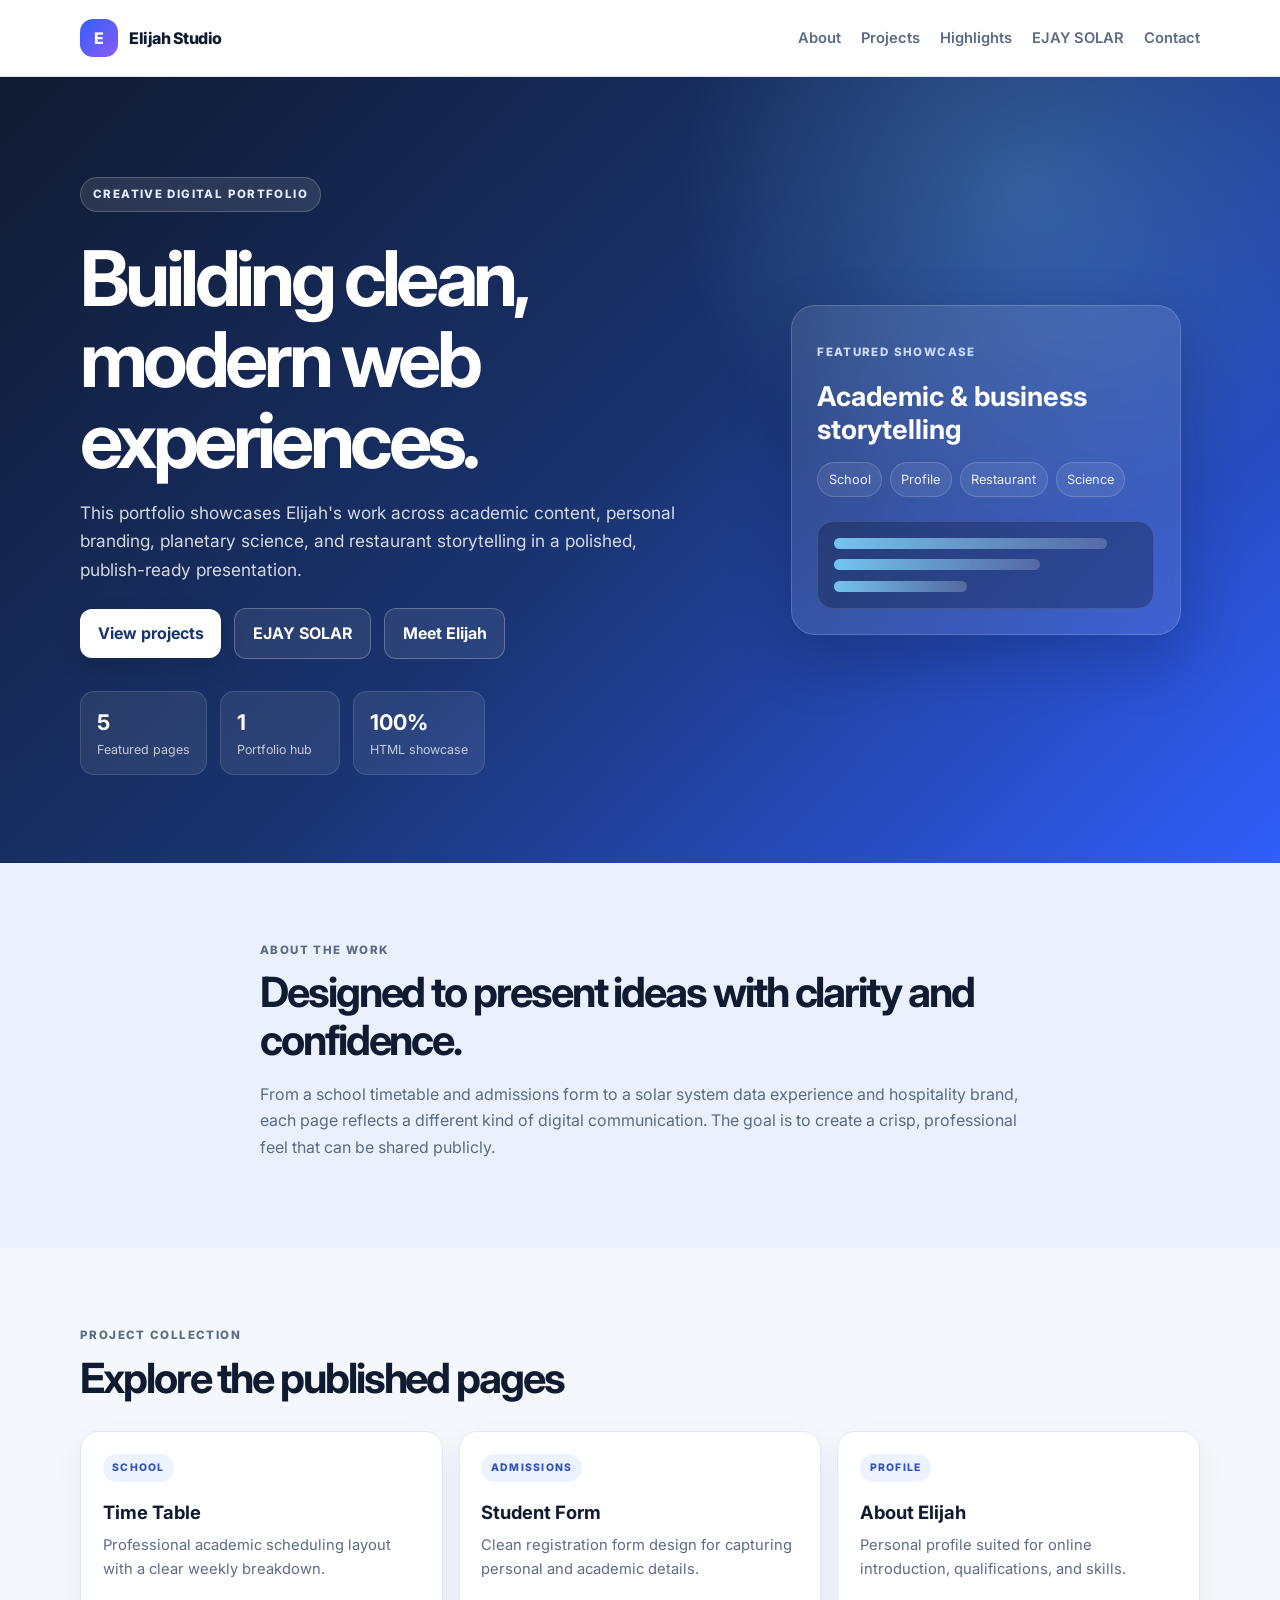
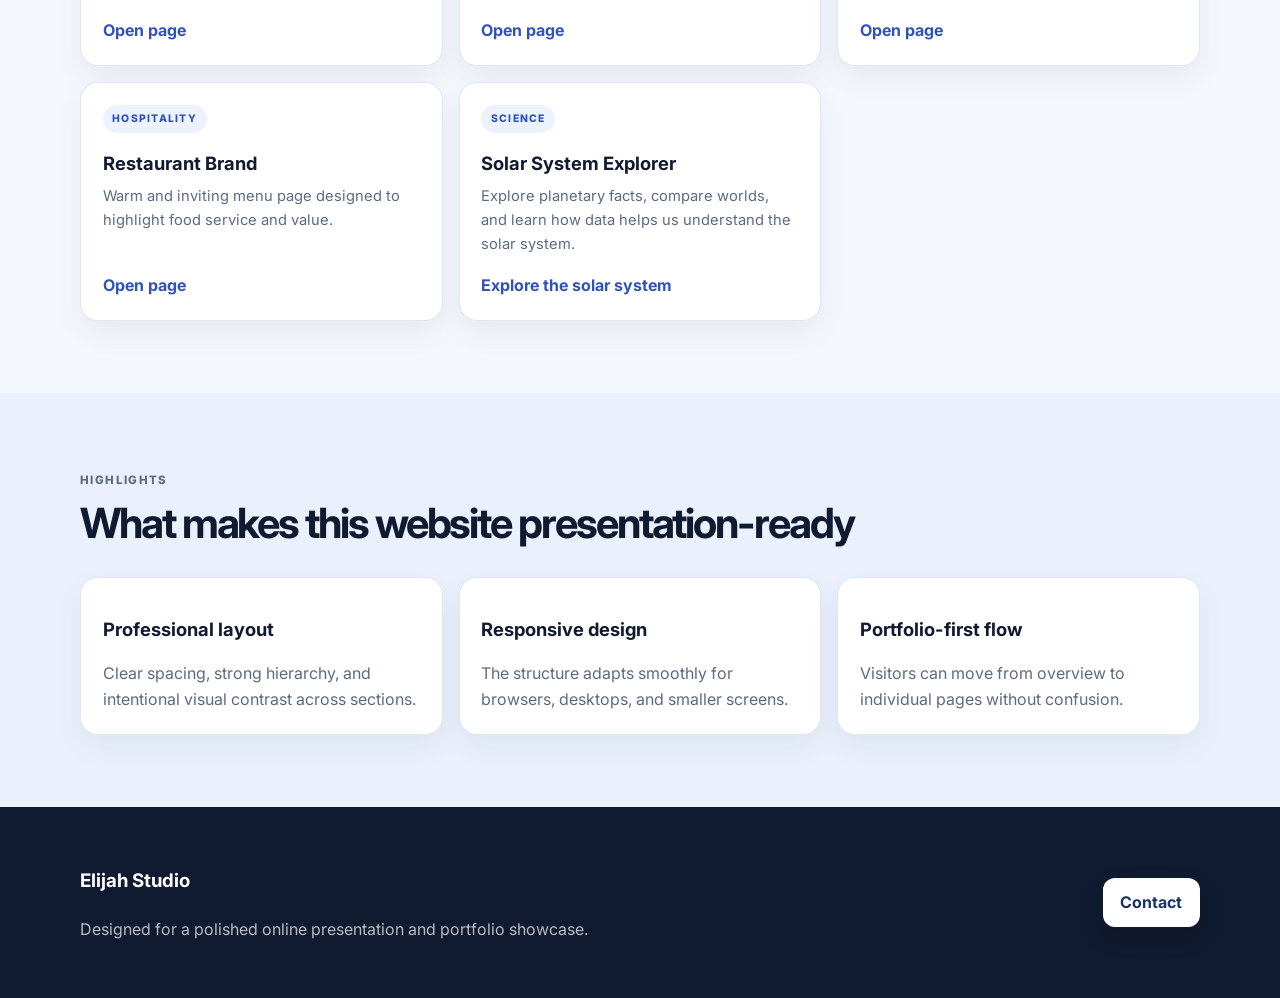
<file: index.html>
<!DOCTYPE html>
<html lang="en">
  <head>
    <meta charset="UTF-8" />
    <meta name="viewport" content="width=device-width, initial-scale=1.0" />
    <meta
      name="description"
      content="Elijah's portfolio featuring school, profile, restaurant, and solar system projects."
    />
    <title>Elijah | Creative Web Portfolio</title>
    <link rel="preconnect" href="https://fonts.googleapis.com" />
    <link rel="preconnect" href="https://fonts.gstatic.com" crossorigin />
    <link
      href="https://fonts.googleapis.com/css2?family=Inter:wght@400;500;600;700;800&display=swap"
      rel="stylesheet"
    />
    <link rel="stylesheet" href="portfolio.css" />
  </head>
  <body>
    <header class="site-header">
      <div class="container nav-wrap">
        <div class="brand">
          <span class="brand-mark">E</span>
          <span>Elijah Studio</span>
        </div>
        <nav class="main-nav" aria-label="Main navigation">
          <a href="#about">About</a>
          <a href="#projects">Projects</a>
          <a href="#features">Highlights</a>
          <a href="solar.html">EJAY SOLAR</a>
          <a href="#contact">Contact</a>
        </nav>
      </div>
    </header>

    <main>
      <section class="hero">
        <div class="container hero-layout">
          <div class="hero-copy">
            <p class="eyebrow">Creative digital portfolio</p>
            <h1>Building clean, modern web experiences.</h1>
            <p class="subtitle">
              This portfolio showcases Elijah's work across academic content,
              personal branding, planetary science, and restaurant storytelling in a polished,
              publish-ready presentation.
            </p>
            <div class="cta-group">
              <a class="btn btn-primary" href="#projects">View projects</a>
              <a class="btn btn-secondary" href="solar.html">EJAY SOLAR</a>
              <a class="btn btn-secondary" href="elijah.web development/elijah.html">Meet Elijah</a>
            </div>
            <ul class="stats" aria-label="Key project stats">
              <li><strong>5</strong><span>Featured pages</span></li>
              <li><strong>1</strong><span>Portfolio hub</span></li>
              <li><strong>100%</strong><span>HTML showcase</span></li>
            </ul>
          </div>

          <div class="hero-panel" aria-label="Project preview card">
            <div class="panel-card">
              <p class="mini-label">Featured showcase</p>
              <h2>Academic & business storytelling</h2>
              <div class="tag-row">
                <span>School</span>
                <span>Profile</span>
                <span>Restaurant</span>
                <span>Science</span>
              </div>
              <div class="preview-box">
                <div class="bar bar-lg"></div>
                <div class="bar bar-md"></div>
                <div class="bar bar-sm"></div>
              </div>
            </div>
          </div>
        </div>
      </section>

      <section id="about" class="section section-soft">
        <div class="container narrow">
          <p class="section-kicker">About the work</p>
          <h2>Designed to present ideas with clarity and confidence.</h2>
          <p>
            From a school timetable and admissions form to a solar system data
            experience and hospitality brand, each page reflects a different kind
            of digital communication. The goal is to create a crisp, professional
            feel that can be shared publicly.
          </p>
        </div>
      </section>

      <section id="projects" class="section">
        <div class="container">
          <div class="section-heading">
            <p class="section-kicker">Project collection</p>
            <h2>Explore the published pages</h2>
          </div>

          <div class="grid">
            <article class="card">
              <div class="card-badge">School</div>
              <h3>Time Table</h3>
              <p>Professional academic scheduling layout with a clear weekly breakdown.</p>
              <a href="Elijah table.html">Open page</a>
            </article>

            <article class="card">
              <div class="card-badge">Admissions</div>
              <h3>Student Form</h3>
              <p>Clean registration form design for capturing personal and academic details.</p>
              <a href="admissions.html">Open page</a>
            </article>

            <article class="card">
              <div class="card-badge">Profile</div>
              <h3>About Elijah</h3>
              <p>Personal profile suited for online introduction, qualifications, and skills.</p>
              <a href="elijah.web development/elijah.html">Open page</a>
            </article>

            <article class="card">
              <div class="card-badge">Hospitality</div>
              <h3>Restaurant Brand</h3>
              <p>Warm and inviting menu page designed to highlight food service and value.</p>
              <a href="elijah.web development/elijah resturant.html">Open page</a>
            </article>

            <article class="card">
              <div class="card-badge">Science</div>
              <h3>Solar System Explorer</h3>
              <p>Explore planetary facts, compare worlds, and learn how data helps us understand the solar system.</p>
              <a href="solar.html">Explore the solar system</a>
            </article>
          </div>
        </div>
      </section>

      <section id="features" class="section section-soft">
        <div class="container">
          <div class="section-heading">
            <p class="section-kicker">Highlights</p>
            <h2>What makes this website presentation-ready</h2>
          </div>

          <div class="feature-list">
            <div class="feature-item">
              <h3>Professional layout</h3>
              <p>Clear spacing, strong hierarchy, and intentional visual contrast across sections.</p>
            </div>
            <div class="feature-item">
              <h3>Responsive design</h3>
              <p>The structure adapts smoothly for browsers, desktops, and smaller screens.</p>
            </div>
            <div class="feature-item">
              <h3>Portfolio-first flow</h3>
              <p>Visitors can move from overview to individual pages without confusion.</p>
            </div>
          </div>
        </div>
      </section>
    </main>

    <footer id="contact" class="site-footer">
      <div class="container footer-wrap">
        <div>
          <h3>Elijah Studio</h3>
          <p>Designed for a polished online presentation and portfolio showcase.</p>
        </div>
        <a class="btn btn-primary" href="mailto:oyelekeelijah4@gmail.com">Contact</a>
      </div>
    </footer>
  </body>
</html>
</file>
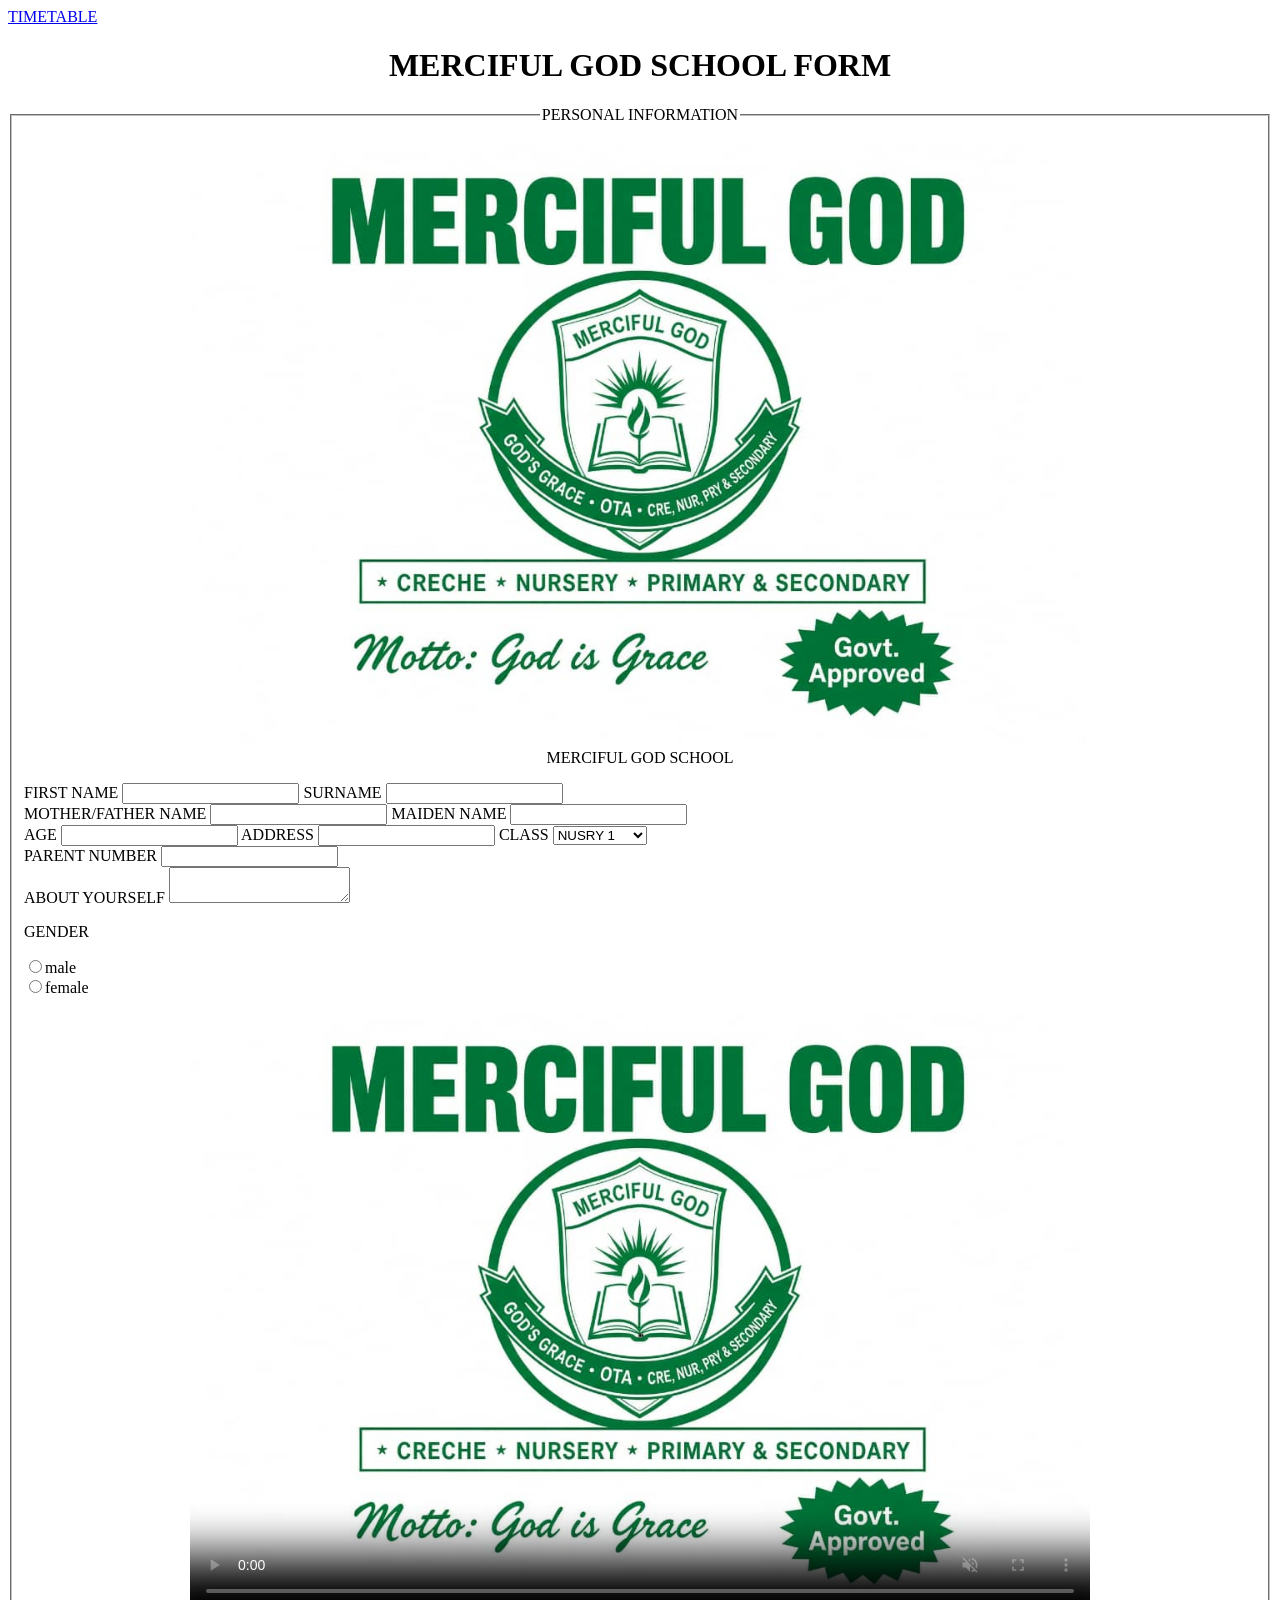
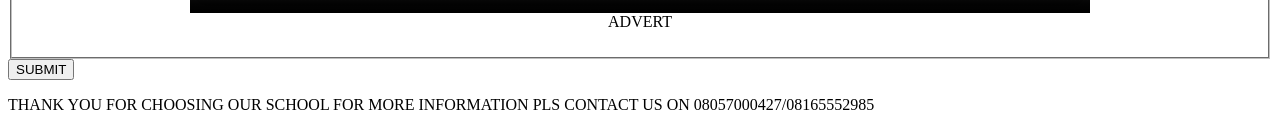
<file: admissions.html>
<!DOCTYPE html>
<html lang="en">
  <head>
    <title> MERCIFUL GOD SCHOOL FORMS</title>
  </head>
  <body>
    <form  action="https://formsubmit.co/deronke.merciful@gmail.com" method="post">
      <a href="Elijah table.html">TIMETABLE</a>
    <h1 align="center"> MERCIFUL GOD SCHOOL FORM</h1>
   <fieldset>
    <figure align="center">
      <img src="IMAGES/image.jpeg" 
      alt="MERCIFUL GOD SCHOOL"
       width="900" 
       height="600"
        loading="lazy">
       <figcaption align="center">MERCIFUL GOD SCHOOL</figcaption>
    </figure>
    <legend align="center">PERSONAL INFORMATION</legend>
    <label for name> FIRST NAME</label> 
    <input type="text" id="NAME" name="NAME" maxlength="100" required >
    <label for Name>SURNAME</label>
    <input type="text" id="SURNAME" name="SURNAME" maxlength="50" required><br>
    <label for name>MOTHER/FATHER NAME</label>
    <input type="text" id="MOTHER/FATHER NAME" name="MOTHER/FATHER NAME" maxlength="50"required>
    <label for name>MAIDEN NAME</label>
    <input type="text" id="MAIDEN NAME" name="MAIDEN NAME"required><br>
    <label for Age>AGE</label>
    <input type="number" id="Age" name="Age" minlength="2">
    <label for address>ADDRESS</label>
     <input type="text" id="address" name="address" required>
     <label for class>CLASS</label>
     <select id="class" name="class">
      <option value="NUSRY 1"> NUSRY 1</option>
      <option value="NUSRY 2">NUSRY2</option>
     <option value="Primary 1">PRIMARY 1</option>
        <option value="Primary 2">PRIMARY 2</option>
        <option value="Primary 3">PRIMARY 3</option>
        <option value="Primary 4">PRIMARY 4</option>
        <option value="Primary 5">PRIMARY 5</option>
        <option value="JSS 1">JSS 1</option>
        <option value="JSS 2">JSS 2</option>
        <option value="JSS 3">JSS 3</option>
        <option value="SS 1">SS 1</option>
         <option value="SS 2">SS 2</option>
          <option value="SS 3">SS 3</option>
     </select><br>
     <label for parents number>PARENT NUMBER</label>
     <input type="number" id="parents number" name="parents number"><br>
     <label for about yourself>ABOUT YOURSELF</label>
     
     <textarea id="about yourself" name="about yourself" maxlength="1000"required></textarea><br>
     <p>GENDER</p>
     <label><input type="radio" name="Gender" value="M">male</label><br>
     <label><input type="radio" name="Gender" value="f">female</label>
     <figure>
     <video controls autoplay loop muted playsinline preload="metadata" poster="IMAGES/image.jpeg" style="display: block; width: min(100%, 900px); height: auto; margin: 0 auto;">
      <source src="IMAGES/video.mp4" type="video/mp4">
      Your browser does not support the video element.
     </video>
     <figcaption align="center">ADVERT</figcaption>
    </figure>
   </fieldset>
              <button align="right" type="submit">SUBMIT</button>
                <p> THANK YOU FOR CHOOSING OUR SCHOOL
    FOR MORE INFORMATION PLS CONTACT US ON
    08057000427/08165552985
   </p>
     </form>
  </body> 
</html>
</file>
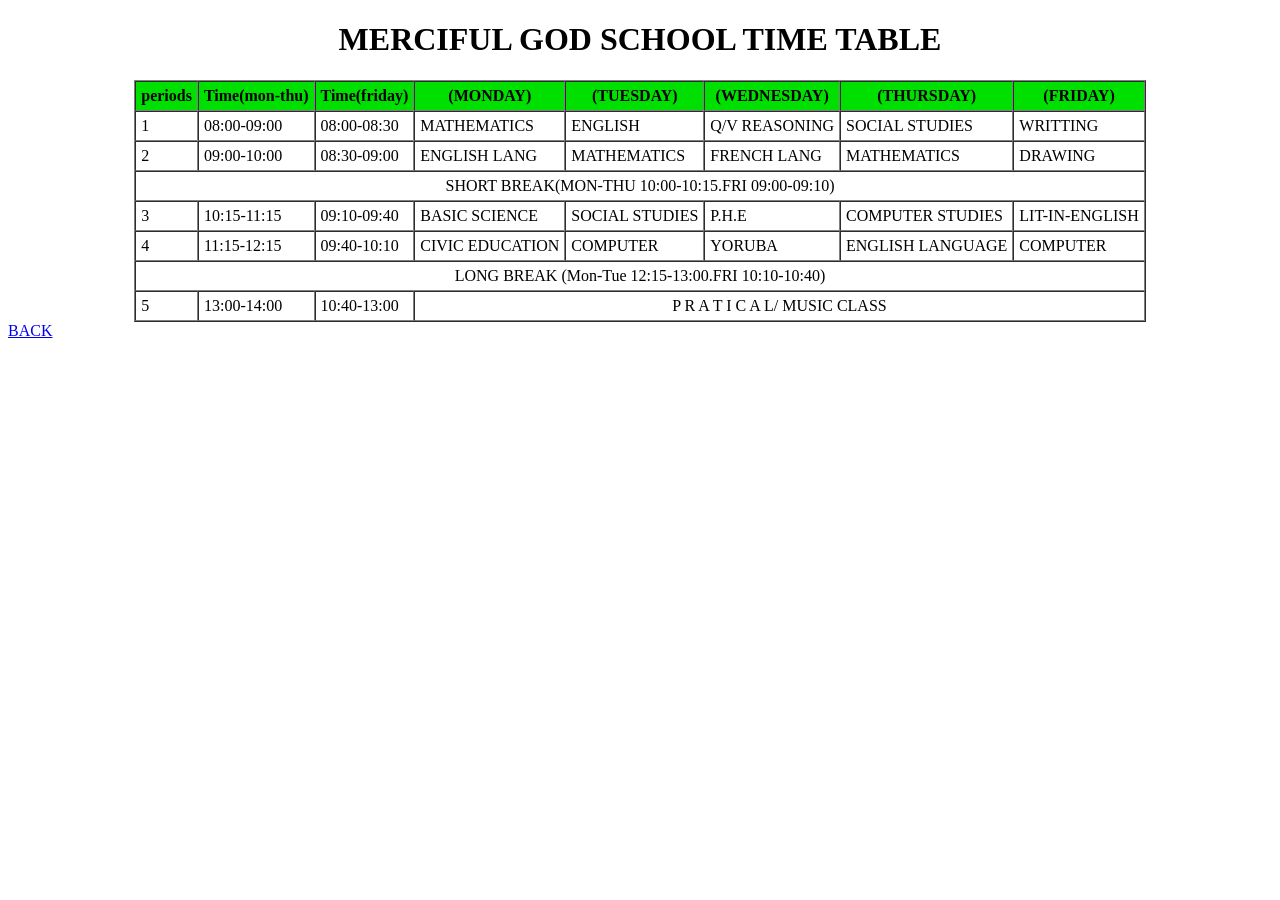
<file: Elijah table.html>
<!DOCTYPE html>
<html lang="en">
  <head>
    <title>MERCIFUL GOD SCHOOOL TIME TABLE</title>
  </head>
   <body>
    <h1 align="center"> MERCIFUL GOD SCHOOL TIME TABLE</h1>
       <table align="center" border="1" cellpadding="5" cellspacing="0">
        <tr>
          <th bgcolor="GREN" scope="col"> periods</th>
          <th bgcolor="GREN" scope="col"> Time(mon-thu)</th>
          <th bgcolor="GREN" scope="col"> Time(friday)</th>
          <th bgcolor="GREN" scope="col">(MONDAY)</th>
          <th bgcolor="GREN" scope="col">(TUESDAY)</th>
          <th bgcolor="GREN" scope="col">(WEDNESDAY)</th>
          <th  bgcolor="GREN" scope="col">(THURSDAY)</th>
          <th bgcolor="GREN" scope="col">(FRIDAY)</th>
        </tr>
        <tr>
           <td class="period">1</td>
           <td class="time">08:00-09:00</td>
           <td class="time">08:00-08:30</td>
           <td>MATHEMATICS</td>
           <td>ENGLISH</td>
           <td> Q/V REASONING</td>
           <td>SOCIAL STUDIES</td>
           <td>WRITTING</td>
           </td>
        </tr>
        <tr>
          <td class="period">2</td>
          <td class="time">09:00-10:00</td>
          <td class="time">08:30-09:00</td>
           <td>ENGLISH LANG</td>
           <td>MATHEMATICS</td>
           <td>FRENCH LANG</td>
           <td>MATHEMATICS</td>
           <td>DRAWING</td>
        </tr>
        <tr>
          <td align="center" colspan="8">SHORT BREAK(MON-THU 10:00-10:15.FRI 09:00-09:10)</td>
        </tr>
        <tr>
          <td class="period">3</td>
          <td class="time">10:15-11:15</td>
          <td class="time">09:10-09:40</td>
          <td>BASIC SCIENCE</td>
          <td>SOCIAL STUDIES</td>
          <td>P.H.E</td>
          <td>COMPUTER STUDIES</td>
          <td>LIT-IN-ENGLISH</td>
        </tr>
          <tr>
            <td class="period">4</td>
            <td class="time">11:15-12:15</td>
            <td class="time">09:40-10:10</td>
            <td>CIVIC EDUCATION</td>
            <td>COMPUTER</td>
            <td>YORUBA</td>
            <td>ENGLISH LANGUAGE</td>
            <td>COMPUTER</td>
            </tr>
            <tr>
              <td align="center" colspan="8">LONG BREAK (Mon-Tue 12:15-13:00.FRI 10:10-10:40)</td>
            </tr>
            <tr>
              <td class="period">5</td>
              <td class="time">13:00-14:00</td>
              <td class="time">10:40-13:00</td>
              <td align="center" colspan="8">P R A T I C A L/ MUSIC CLASS</td>
            </tr>
       </table>
       <a href="admissions.html" align="center">BACK</a>
       
   </body>
</html>
</file>
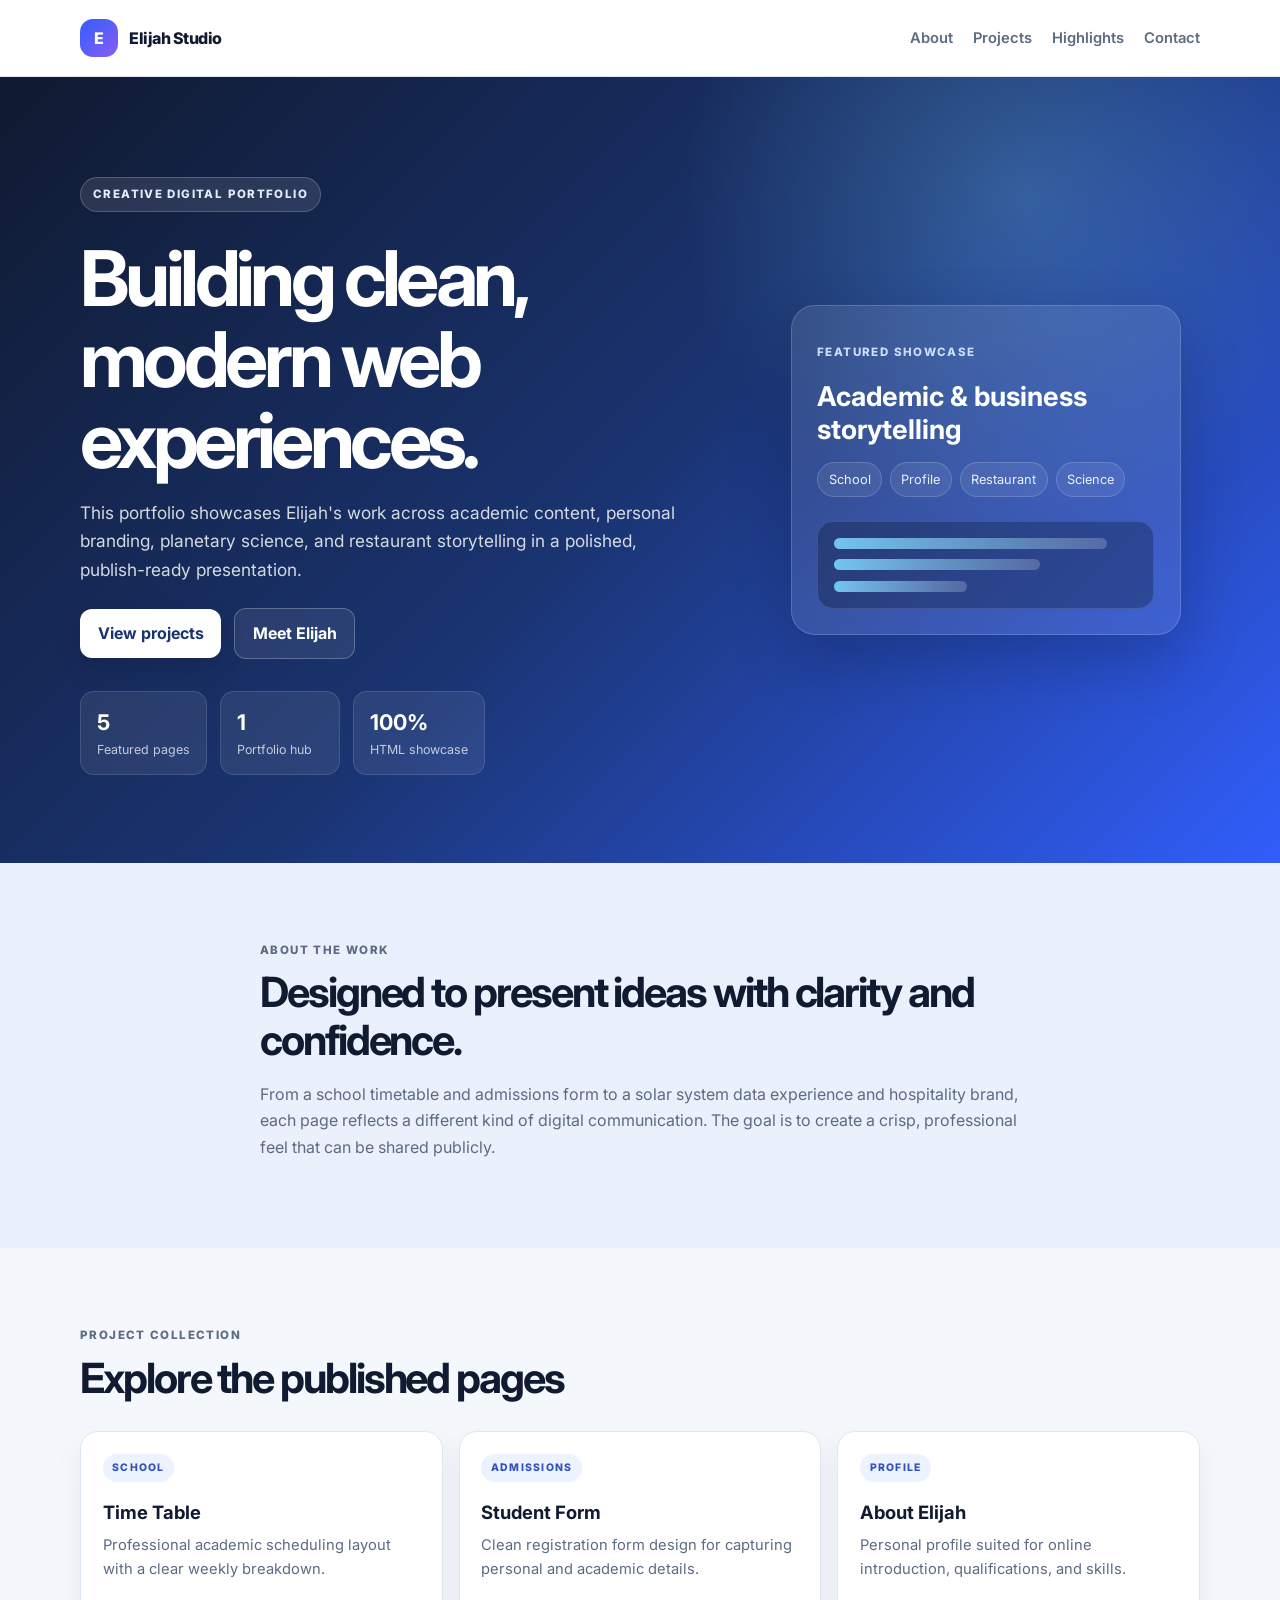
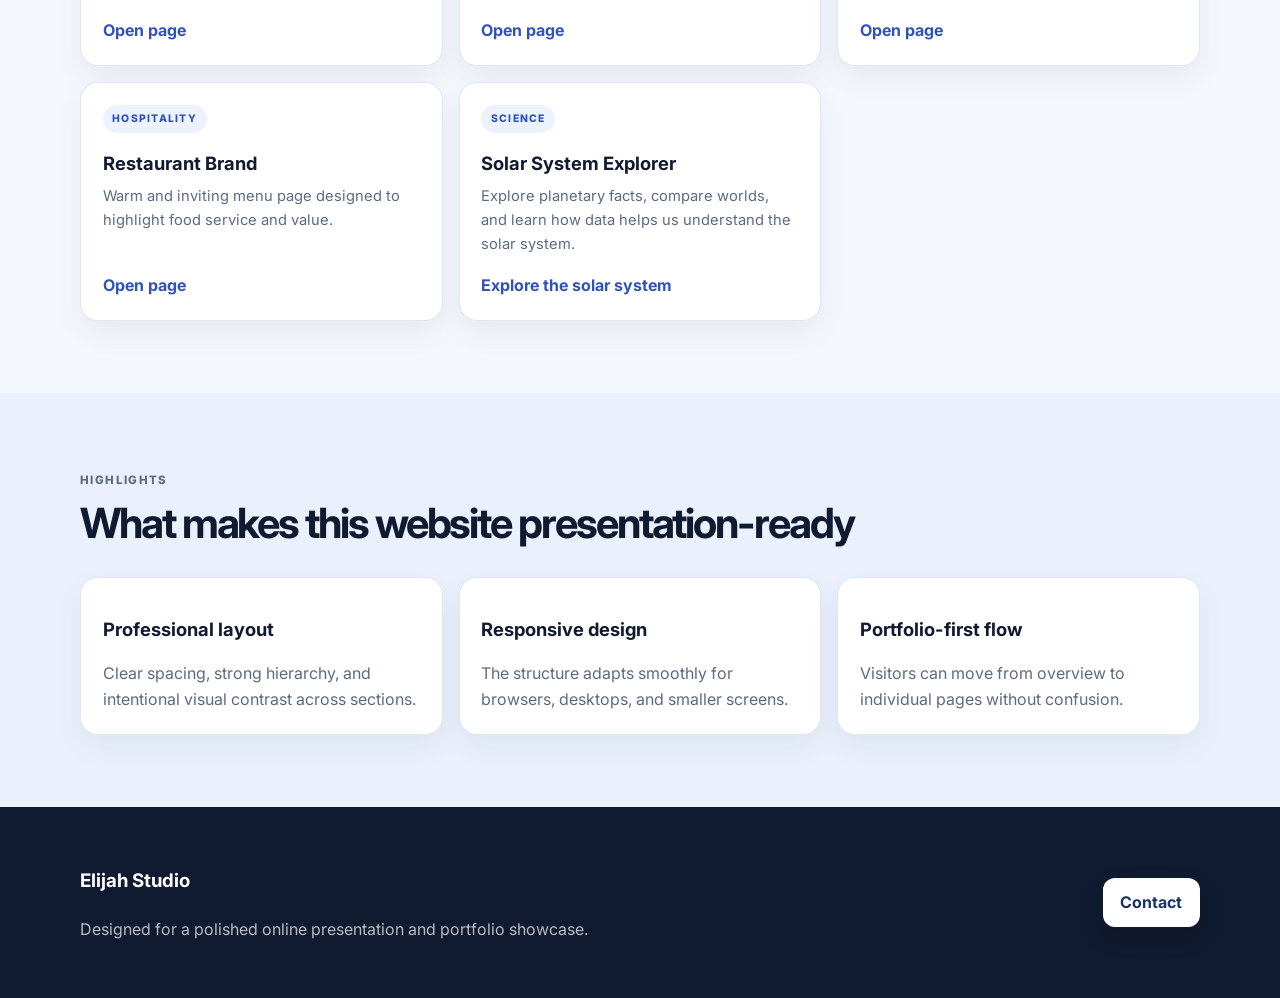
<file: index(2).html>
<!DOCTYPE html>
<html lang="en">
  <head>
    <meta charset="UTF-8" />
    <meta name="viewport" content="width=device-width, initial-scale=1.0" />
    <meta
      name="description"
      content="Elijah's portfolio featuring school, profile, restaurant, and solar system projects."
    />
    <title>Elijah | Creative Web Portfolio</title>
    <link rel="preconnect" href="https://fonts.googleapis.com" />
    <link rel="preconnect" href="https://fonts.gstatic.com" crossorigin />
    <link
      href="https://fonts.googleapis.com/css2?family=Inter:wght@400;500;600;700;800&display=swap"
      rel="stylesheet"
    />
    <link rel="stylesheet" href="portfolio.css" />
  </head>
  <body>
    <header class="site-header">
      <div class="container nav-wrap">
        <div class="brand">
          <span class="brand-mark">E</span>
          <span>Elijah Studio</span>
        </div>
        <nav class="main-nav" aria-label="Main navigation">
          <a href="#about">About</a>
          <a href="#projects">Projects</a>
          <a href="#features">Highlights</a>
          <a href="#contact">Contact</a>
        </nav>
      </div>
    </header>

    <main>
      <section class="hero">
        <div class="container hero-layout">
          <div class="hero-copy">
            <p class="eyebrow">Creative digital portfolio</p>
            <h1>Building clean, modern web experiences.</h1>
            <p class="subtitle">
              This portfolio showcases Elijah's work across academic content,
              personal branding, planetary science, and restaurant storytelling in a polished,
              publish-ready presentation.
            </p>
            <div class="cta-group">
              <a class="btn btn-primary" href="#projects">View projects</a>
              <a class="btn btn-secondary" href="elijah.web development/elijah.html">Meet Elijah</a>
            </div>
            <ul class="stats" aria-label="Key project stats">
              <li><strong>5</strong><span>Featured pages</span></li>
              <li><strong>1</strong><span>Portfolio hub</span></li>
              <li><strong>100%</strong><span>HTML showcase</span></li>
            </ul>
          </div>

          <div class="hero-panel" aria-label="Project preview card">
            <div class="panel-card">
              <p class="mini-label">Featured showcase</p>
              <h2>Academic & business storytelling</h2>
              <div class="tag-row">
                <span>School</span>
                <span>Profile</span>
                <span>Restaurant</span>
                <span>Science</span>
              </div>
              <div class="preview-box">
                <div class="bar bar-lg"></div>
                <div class="bar bar-md"></div>
                <div class="bar bar-sm"></div>
              </div>
            </div>
          </div>
        </div>
      </section>

      <section id="about" class="section section-soft">
        <div class="container narrow">
          <p class="section-kicker">About the work</p>
          <h2>Designed to present ideas with clarity and confidence.</h2>
          <p>
            From a school timetable and admissions form to a solar system data
            experience and hospitality brand, each page reflects a different kind
            of digital communication. The goal is to create a crisp, professional
            feel that can be shared publicly.
          </p>
        </div>
      </section>

      <section id="projects" class="section">
        <div class="container">
          <div class="section-heading">
            <p class="section-kicker">Project collection</p>
            <h2>Explore the published pages</h2>
          </div>

          <div class="grid">
            <article class="card">
              <div class="card-badge">School</div>
              <h3>Time Table</h3>
              <p>Professional academic scheduling layout with a clear weekly breakdown.</p>
              <a href="Elijah table.html">Open page</a>
            </article>

            <article class="card">
              <div class="card-badge">Admissions</div>
              <h3>Student Form</h3>
              <p>Clean registration form design for capturing personal and academic details.</p>
              <a href="admissions.html">Open page</a>
            </article>

            <article class="card">
              <div class="card-badge">Profile</div>
              <h3>About Elijah</h3>
              <p>Personal profile suited for online introduction, qualifications, and skills.</p>
              <a href="elijah.web development/elijah.html">Open page</a>
            </article>

            <article class="card">
              <div class="card-badge">Hospitality</div>
              <h3>Restaurant Brand</h3>
              <p>Warm and inviting menu page designed to highlight food service and value.</p>
              <a href="elijah.web development/elijah resturant.html">Open page</a>
            </article>

            <article class="card">
              <div class="card-badge">Science</div>
              <h3>Solar System Explorer</h3>
              <p>Explore planetary facts, compare worlds, and learn how data helps us understand the solar system.</p>
              <a href="solar.html">Explore the solar system</a>
            </article>
          </div>
        </div>
      </section>

      <section id="features" class="section section-soft">
        <div class="container">
          <div class="section-heading">
            <p class="section-kicker">Highlights</p>
            <h2>What makes this website presentation-ready</h2>
          </div>

          <div class="feature-list">
            <div class="feature-item">
              <h3>Professional layout</h3>
              <p>Clear spacing, strong hierarchy, and intentional visual contrast across sections.</p>
            </div>
            <div class="feature-item">
              <h3>Responsive design</h3>
              <p>The structure adapts smoothly for browsers, desktops, and smaller screens.</p>
            </div>
            <div class="feature-item">
              <h3>Portfolio-first flow</h3>
              <p>Visitors can move from overview to individual pages without confusion.</p>
            </div>
          </div>
        </div>
      </section>
    </main>

    <footer id="contact" class="site-footer">
      <div class="container footer-wrap">
        <div>
          <h3>Elijah Studio</h3>
          <p>Designed for a polished online presentation and portfolio showcase.</p>
        </div>
        <a class="btn btn-primary" href="mailto:oyelekeelijah4@gmail.com">Contact</a>
      </div>
    </footer>
  </body>
</html>
</file>
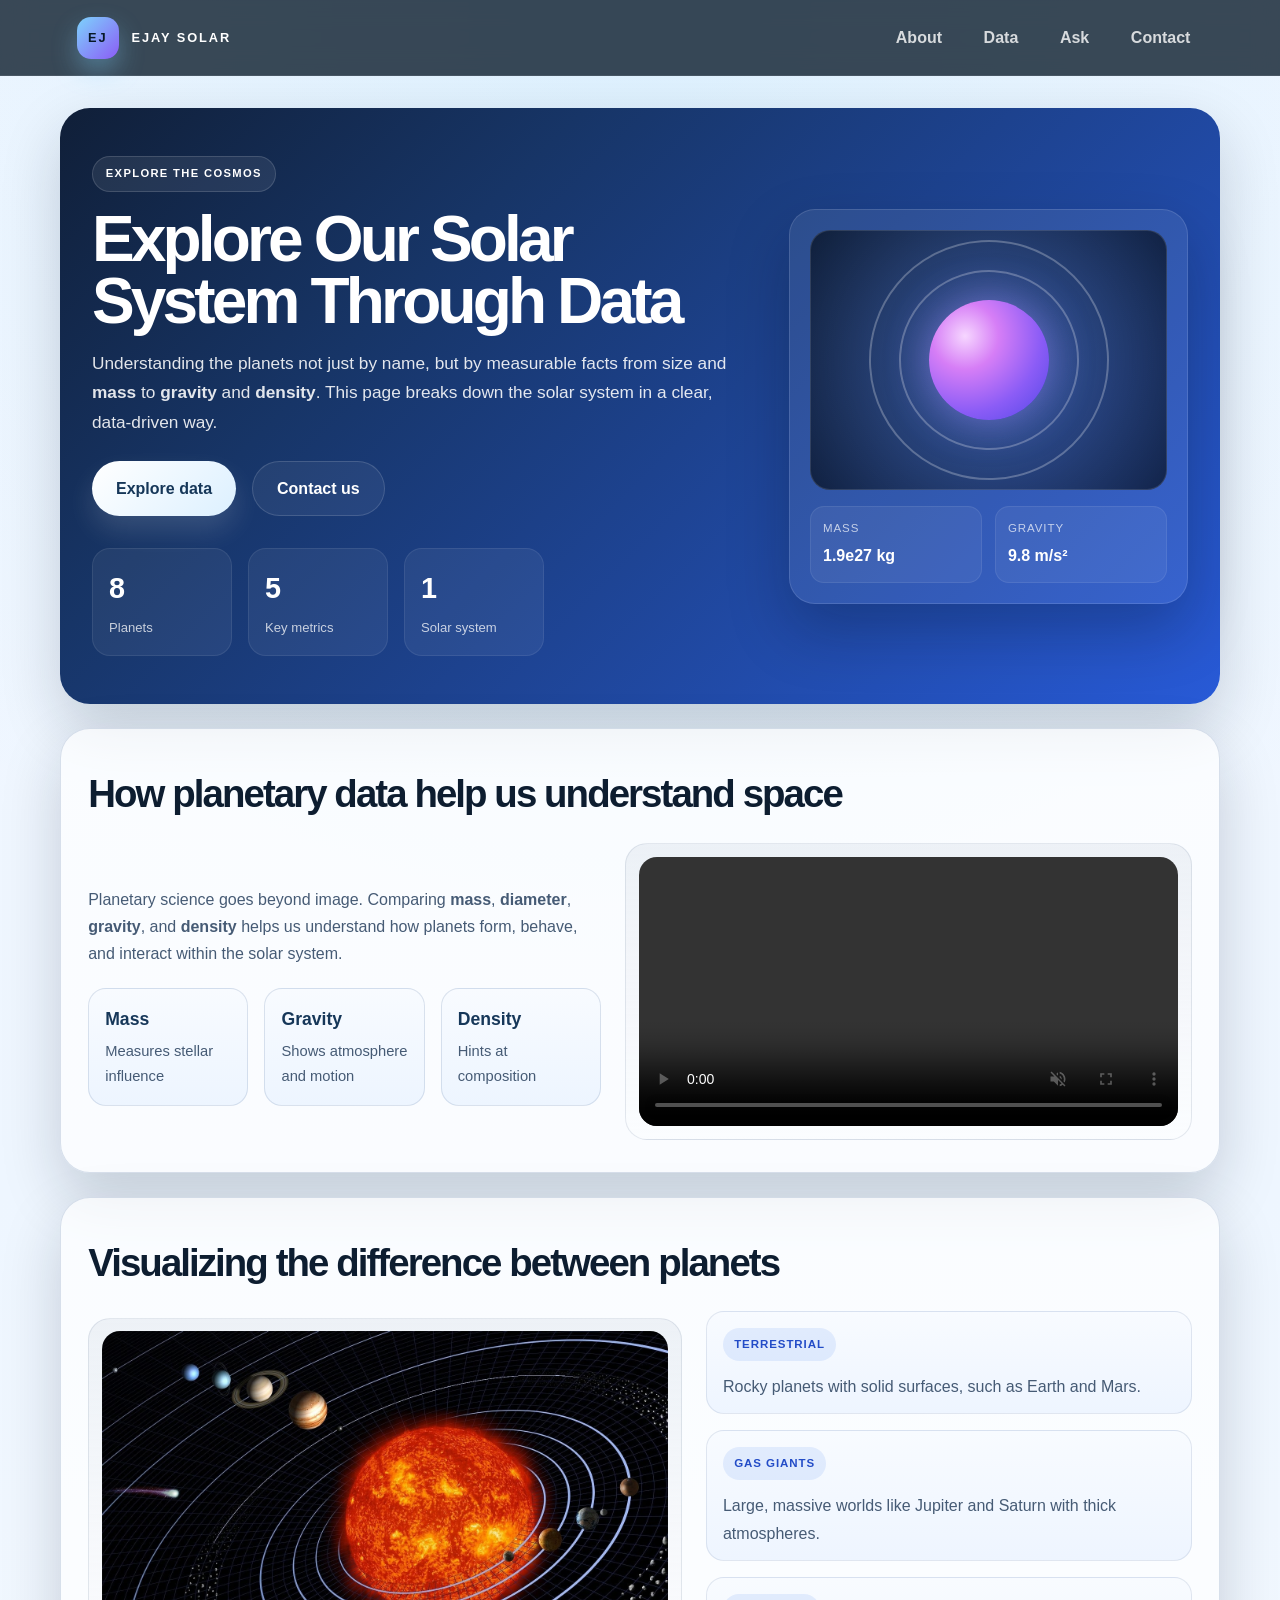
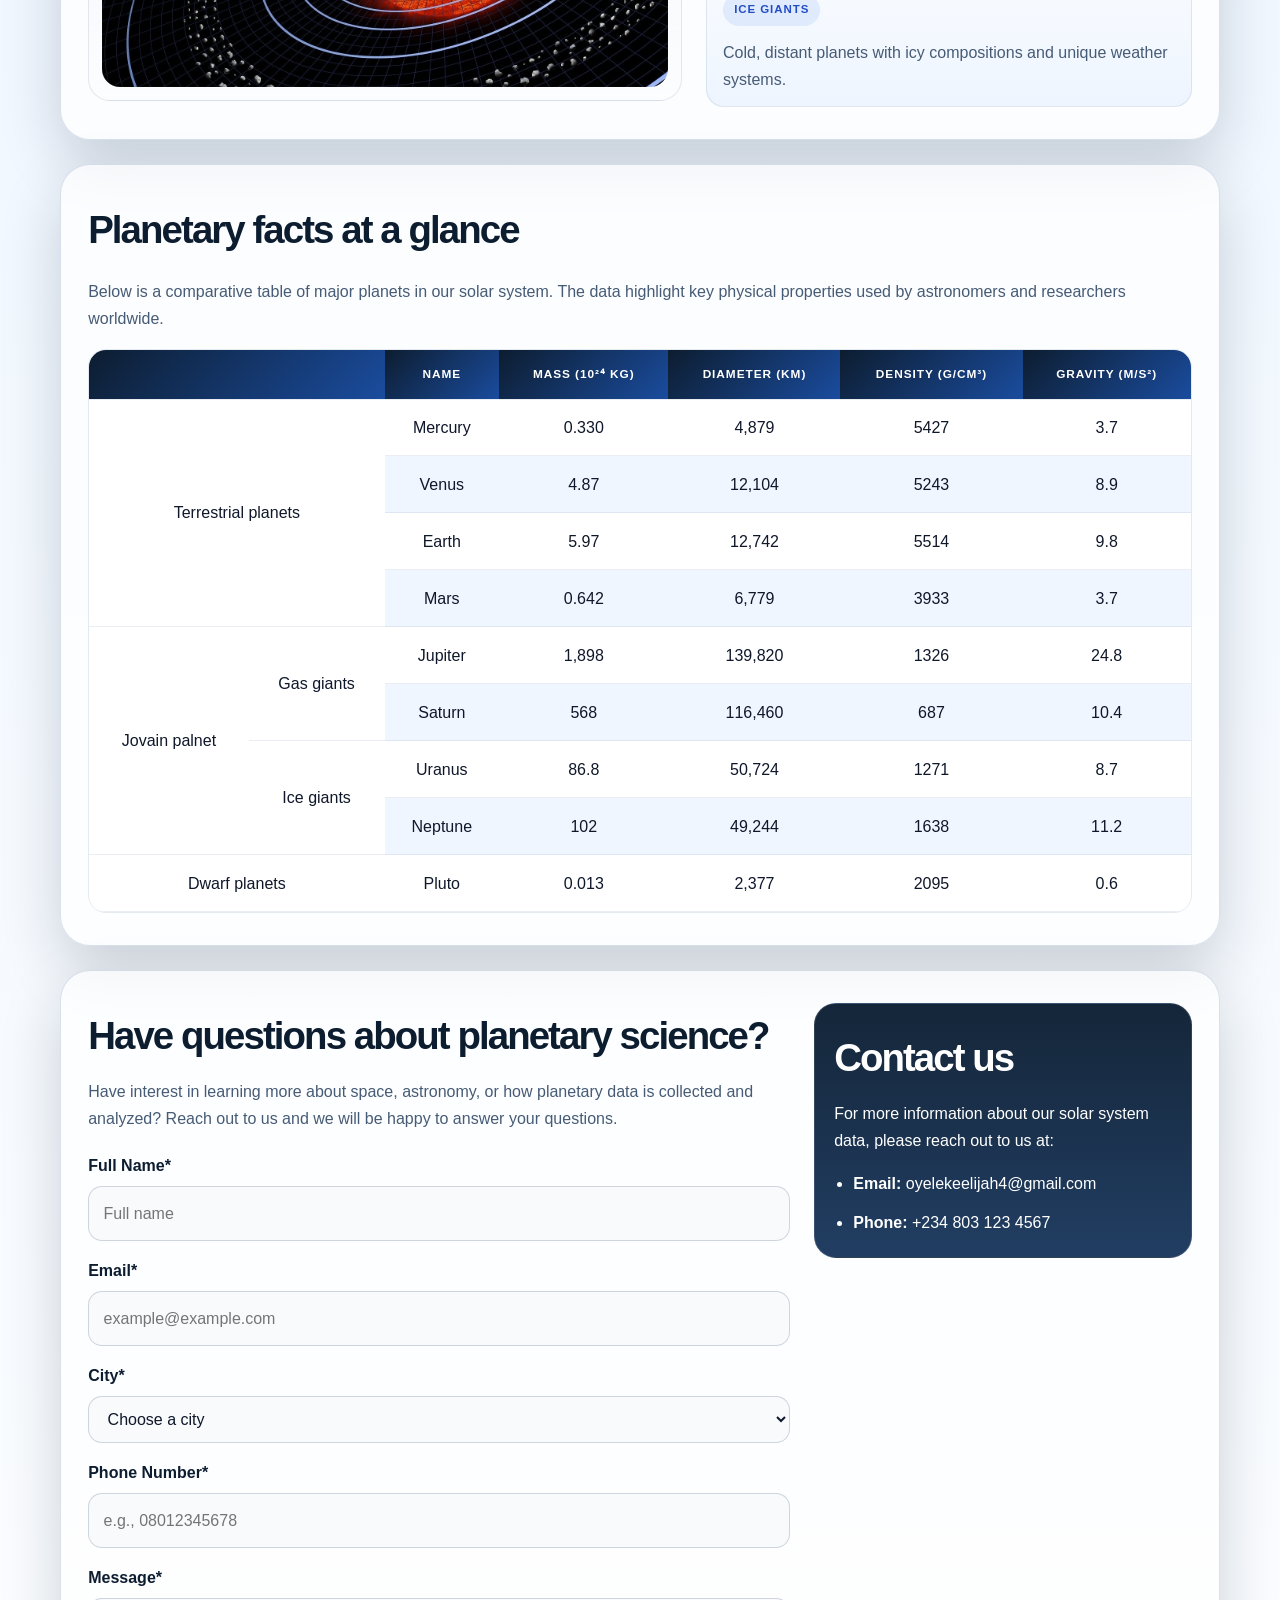
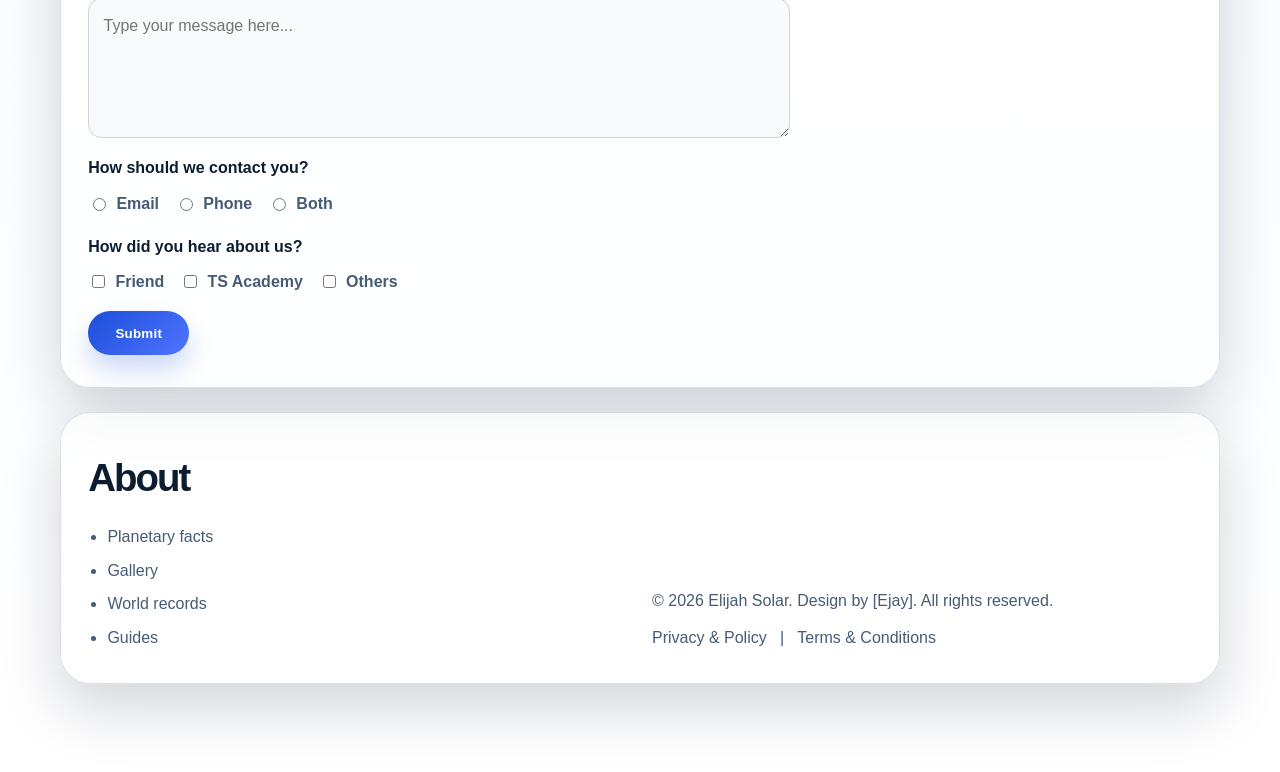
<file: solar.html>
﻿<!doctype html>
<html lang="en">
  <head>
    <meta charset="UTF-8" />
    <meta name="viewport" content="width=device-width, initial-scale=1.0" />
    <title>EJAY SOLAR</title>
    <link rel="stylesheet" href="styles.css" />
  </head>

  <body>
    <header class="site-header">
      <div class="brand-row">
        <div class="brand-mark">EJ</div>
        <div class="brand-text">EJAY SOLAR</div>
      </div>
      <nav class="site-nav" aria-label="Main navigation">
        <a href="#understanding-planetary-data">About</a>
        <a href="#explore-data">Data</a>
        <a href="#question-about-planetary-sciences">Ask</a>
        <a href="#contact-us">Contact</a>
      </nav>
    </header>

    <main class="page-content">
      <section class="hero hero-intro" id="top">
        <div class="hero-grid">
          <div class="hero-copy">
            <span class="eyebrow">Explore the cosmos</span>
            <h1>Explore Our Solar System Through Data</h1>
            <p>
              Understanding the planets not just by name, but by measurable facts from
              size and <b>mass</b> to <b>gravity</b> and <b>density</b>. This page breaks
              down the solar system in a clear, data-driven way.
            </p>
            <div class="button-row">
              <a class="button primary" href="#explore-data">Explore data</a>
              <a class="button secondary" href="#contact-us">Contact us</a>
            </div>
            <ul class="stats">
              <li><strong>8</strong><span>Planets</span></li>
              <li><strong>5</strong><span>Key metrics</span></li>
              <li><strong>1</strong><span>Solar system</span></li>
            </ul>
          </div>

          <div class="hero-panel">
            <div class="planet-card">
              <div class="orbit-scene">
                <div class="orbit-ring ring-one"></div>
                <div class="orbit-ring ring-two"></div>
                <div class="planet"></div>
              </div>
              <div class="mini-metrics">
                <div><span>Mass</span><strong>1.9e27 kg</strong></div>
                <div><span>Gravity</span><strong>9.8 m/s²</strong></div>
              </div>
            </div>
          </div>
        </div>
      </section>

      <section class="info-panel" id="understanding-planetary-data">
        <div class="section-head">
          <h2>How planetary data help us understand space</h2>
        </div>
        <div class="split-layout">
          <div>
            <p>
              Planetary science goes beyond image. Comparing <b>mass</b>,
              <b>diameter</b>, <b>gravity</b>, and <b>density</b> helps us understand how
              planets form, behave, and interact within the solar system.
            </p>
            <div class="data-grid">
              <div class="data-card">
                <strong>Mass</strong>
                <span>Measures stellar influence</span>
              </div>
              <div class="data-card">
                <strong>Gravity</strong>
                <span>Shows atmosphere and motion</span>
              </div>
              <div class="data-card">
                <strong>Density</strong>
                <span>Hints at composition</span>
              </div>
            </div>
          </div>

          <div class="media-card">
            <video controls autoplay loop muted playsinline preload="metadata">
              <source src="IMAGES/157827-815648514_medium.mp4" type="video/mp4" />
              Your browser does not support the video element.
            </video>
          </div>
        </div>
      </section>

      <section class="info-panel" id="image-section">
        <div class="section-head">
          <h3>Visualizing the difference between planets</h3>
        </div>
        <div class="image-layout">
          <div class="media-card image-block">
            <img src="IMAGES/wikiimages-solar-system-11111_1920.jpg" alt="Solar system" loading="lazy" />
          </div>
          <div class="insight-list">
            <div class="insight-item">
              <span class="badge">Terrestrial</span>
              <p>Rocky planets with solid surfaces, such as Earth and Mars.</p>
            </div>
            <div class="insight-item">
              <span class="badge">Gas giants</span>
              <p>Large, massive worlds like Jupiter and Saturn with thick atmospheres.</p>
            </div>
            <div class="insight-item">
              <span class="badge">Ice giants</span>
              <p>Cold, distant planets with icy compositions and unique weather systems.</p>
            </div>
          </div>
        </div>
      </section>

      <section class="info-panel table-panel" id="explore-data">
        <div class="section-head">
          <h3>Planetary facts at a glance</h3>
        </div>
        <p>
          Below is a comparative table of major planets in our solar system. The data highlight
          key physical properties used by astronomers and researchers worldwide.
        </p>

        <div class="table-wrap">
          <table width="100%" aria-label="Solar system data table">
            <thead>
              <tr>
                <th colspan="2"></th>
                <th align="center">name</th>
                <th align="center">Mass (10²⁴ kg)</th>
                <th align="center">Diameter (km)</th>
                <th align="center">Density (g/cm³)</th>
                <th align="center">Gravity (m/s²)</th>
              </tr>
            </thead>
            <tbody>
              <tr align="center">
                <td align="center" colspan="2"rowspan="4">Terrestrial planets</td>
                <td align="center" >Mercury</td>
                <td align="center">0.330</td>
                <td align="center">4,879</td>
                <td align="center">5427</td>
                <td align="center">3.7</td>
              </tr>
              <tr>
                <td align="center">Venus</td>
                <td align="center">4.87</td>
                <td align="center">12,104</td>
                <td align="center">5243</td>
                <td align="center">8.9</td>
              </tr>
              <tr>
                <td>Earth</td>
                <td>5.97</td>
                <td>12,742</td>
                <td>5514</td>
                <td>9.8</td>
              </tr>
              <tr>
                <td>Mars</td>
                <td>0.642</td>
                <td>6,779</td>
                <td>3933</td>
                <td>3.7</td>
              </tr>
              <tr>
                <td rowspan="4" > Jovain palnet</td>
                <td rowspan="2">Gas giants </td>
                <td>Jupiter</td>
                <td>1,898</td>
                <td>139,820</td>
                <td>1326</td>
                <td>24.8</td>
              </tr>
              <tr>
                <td>Saturn</td>
                <td>568</td>
                <td>116,460</td>
                <td>687</td>
                <td>10.4</td>
              </tr>
              <tr>
                <td rowspan="2">Ice giants</td>
                <td>Uranus</td>
                <td>86.8</td>
                <td>50,724</td>
                <td>1271</td>
                <td>8.7</td>
              </tr>
              <tr>
                <td>Neptune</td>
                <td>102</td>
                <td>49,244</td>
                <td>1638</td>
                <td>11.2</td>
              </tr>
              <tr>
                <td colspan="2">Dwarf planets</td>
                <td>Pluto</td>
                <td>0.013</td>
                <td>2,377</td>
                <td>2095</td>
                <td>0.6</td>
              </tr>
            </tbody>
          </table>
        </div>
      </section>

      <section class="info-panel contact-panel" id="question-about-planetary-sciences">
        <div class="contact-layout">
          <div>
            <h3>Have questions about planetary science?</h3>
            <p>
              Have interest in learning more about space, astronomy, or how planetary data is
              collected and analyzed? Reach out to us and we will be happy to answer your questions.
            </p>
            <form>
              <div class="field">
                <label for="name">Full Name*</label>
                <input type="text" id="name" name="name" placeholder="Full name" maxlength="30" required />
              </div>

              <div class="field">
                <label for="email">Email*</label>
                <input type="email" id="email" name="email" placeholder="example@example.com" maxlength="30" required />
              </div>

              <div class="field">
                <label for="city">City*</label>
                <select id="city" name="city">
                  <option value="" selected disabled>Choose a city</option>
                  <option value="lagos">Lagos</option>
                  <option value="abuja">Abuja</option>
                  <option value="kano">Kano</option>
                  <option value="kaduna">Kaduna</option>
                  <option value="port-harcourt">Port-Harcourt</option>
                  <option value="ogun-state">Ogun State</option>
                  <option value="other">Other</option>
                </select>
              </div>

              <div class="field">
                <label for="phone">Phone Number*</label>
                <input type="number" id="phone" name="phone" placeholder="e.g., 08012345678" required />
              </div>

              <div class="field">
                <label for="message">Message*</label>
                <textarea id="message" name="message" placeholder="Type your message here..." maxlength="100" required></textarea>
              </div>

              <div class="contact-options">
                <p>How should we contact you?</p>
                <div class="radio-row">
                  <label><input type="radio" name="contact-method" value="email" />Email</label>
                  <label><input type="radio" name="contact-method" value="phone" />Phone</label>
                  <label><input type="radio" name="contact-method" value="both" />Both</label>
                </div>
              </div>

              <div class="contact-options">
                <p>How did you hear about us?</p>
                <div class="check-row">
                  <label><input type="checkbox" name="contact-source" value="Friend" />Friend</label>
                  <label><input type="checkbox" name="contact-source" value="TS Academy" />TS Academy</label>
                  <label><input type="checkbox" name="contact-source" value="Others" />Others</label>
                </div>
              </div>

              <button type="submit">Submit</button>
            </form>
          </div>

          <aside class="contact-card" id="contact-us">
            <h3>Contact us</h3>
            <p>For more information about our solar system data, please reach out to us at:</p>
            <ul>
              <li><strong>Email:</strong> oyelekeelijah4@gmail.com</li>
              <li><strong>Phone:</strong> +234 803 123 4567</li>
            </ul>
          </aside>
        </div>
      </section>

      <section class="info-panel footer-section" id="about">
        <div class="footer-wrap">
          <div>
            <h3>About</h3>
            <ul>
              <li>Planetary facts</li>
              <li>Gallery</li>
              <li>World records</li>
              <li>Guides</li>
            </ul>
          </div>
          <div>
            <p>&copy; 2026 Elijah Solar. Design by [Ejay]. All rights reserved.</p>
            <p>Privacy &amp; Policy &nbsp; | &nbsp; Terms &amp; Conditions</p>
          </div>
        </div>
      </section>
    </main>
  </body>
</html>
</file>
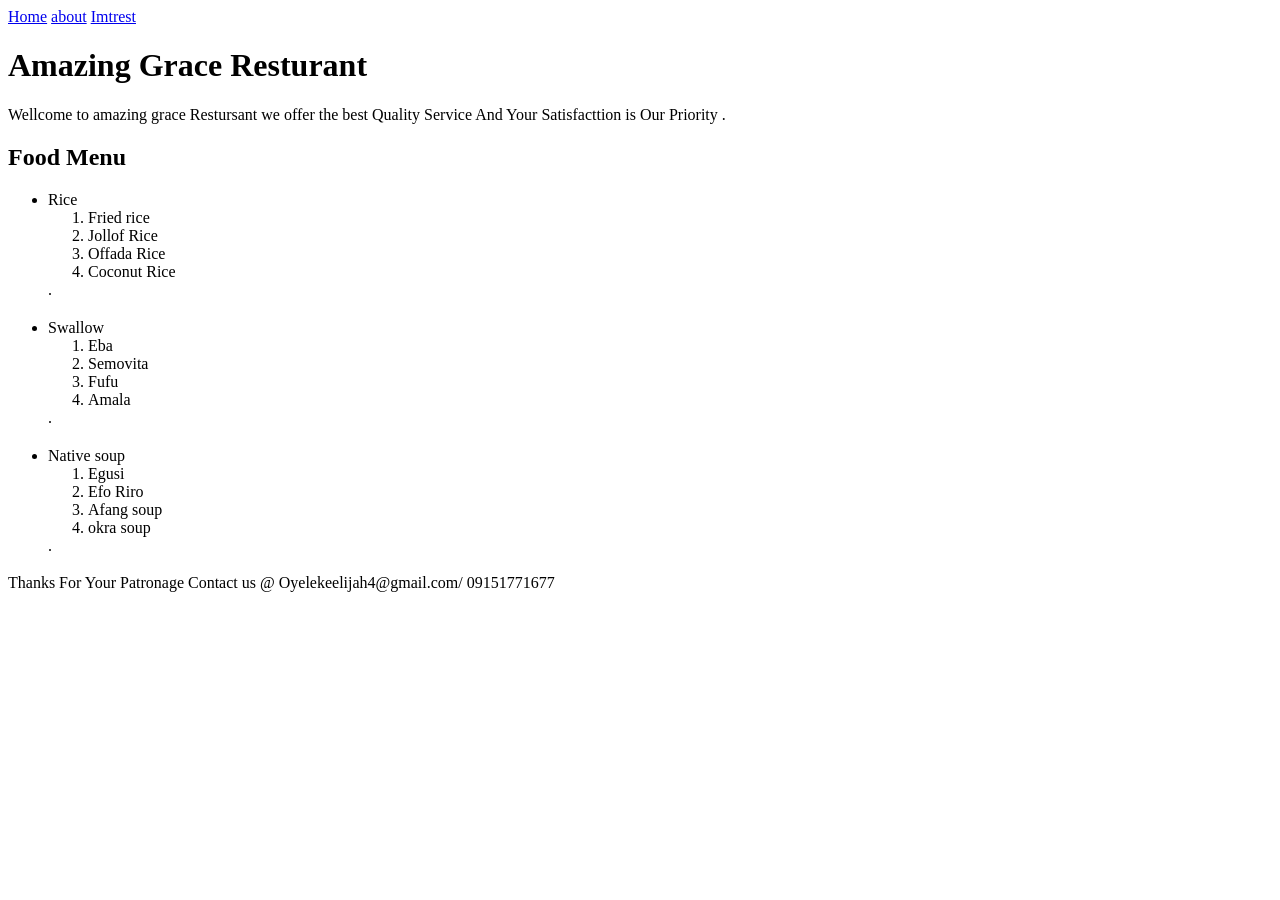
<file: elijah.web development/elijah resturant.html>
<!DOCTYPE html>
<html lang="en">
 <head>
    <title>MY RESTURANT PAGE</title>
 </head>
   <body>
     <a href="elijah.html">Home</a>
     <a href="#About">about</a>
     <a href="#Intrest">Imtrest</a>
      <h1>Amazing Grace Resturant</h1>
      <h2 section="about"></h2>
       <p>Wellcome to amazing grace
        Restursant we offer
        the best Quality Service
        And Your Satisfacttion is
        Our Priority
         .</p>
           <h2>Food Menu</h2>
           <h2 section="Intrest"></h2>
            <ul>
             <li>Rice</li>
              <ol>
              <li>Fried rice</li>
               <li>Jollof Rice</li>
               <li>Offada Rice</li>
               <li>Coconut Rice</li>
              </ol>  
                  .</ul>
             <ul> 
               <h2 secttion="intrest"></h2>
              <li>Swallow</li>
                <ol>
               <li>Eba</li>
               <li>Semovita</li>
               <li>Fufu</li>
               <li>Amala</li>
                </ol>
                 .</ul>
             <ul>
              <h2 section="Intrest"></h2>
              <li>Native soup</li>
               <ol>
              <li>Egusi</il>
              <li>Efo Riro</li>
              <li>Afang soup</li>
               <li>okra soup</li>
                </ol>
                 .</ul>
                 <h2 section="About"></h2>
            <p>Thanks For Your Patronage
             Contact us @ Oyelekeelijah4@gmail.com/
             09151771677
                </p>
   </body>
   </html>
</file>
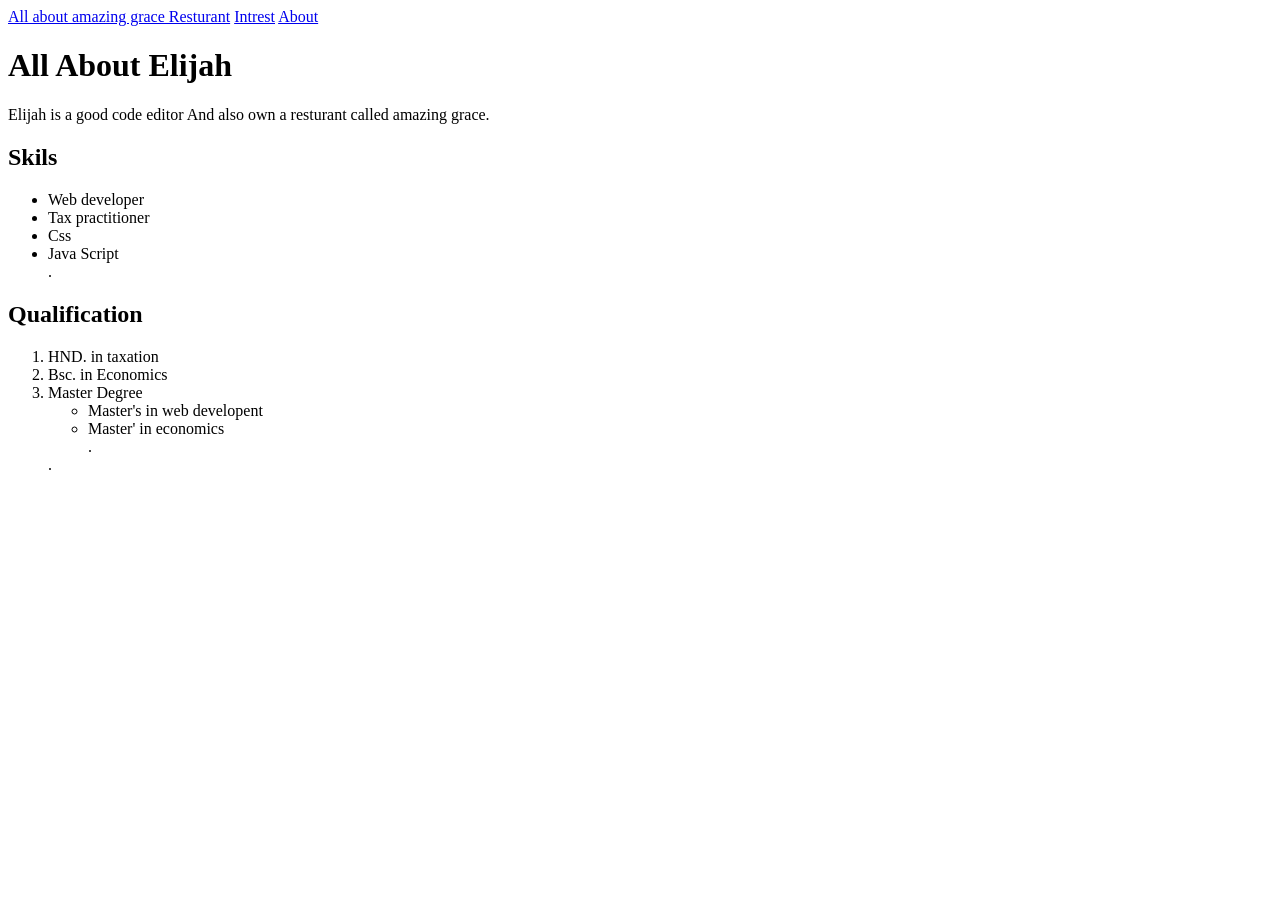
<file: elijah.web development/elijah.html>
<!DOCTYPE html>
<html lang="en">
  <head>
     <title>MY PROFILE PAGE</title>
  </head>
    
     <body>
        <a href="elijah resturant.html">All about amazing grace Resturant</a>
        <a href="#About">Intrest</a>
        <a href="#Intrest">About</a>
         <h1>All About Elijah</h1>
          <h2 section="About"></h2>
          <p>Elijah is a good code editor
            And also own a 
            resturant called
            amazing grace.</p>
             <h2>Skils</h2>
             <ul>
               <li>Web developer</li>
                <li>Tax practitioner</li>
                 <li>Css</li>
                  <li>Java Script</li>  
                .</ul>
              <h2>Qualification</h2>
               <ol>
                  <li>HND. in taxation</li>
                   <li>Bsc. in Economics</li>
                    <li>Master Degree</li>
                     <ul>
                       <li>Master's in web developent</li>
                        <li>Master' in economics</li>
                        .</ul>
                .</ol>  
     </body>
      </html>
</file>
<file: portfolio.css>
:root {
  color-scheme: light;
  --portfolio-ink: #101a30;
  --portfolio-muted: #5c6b83;
  --portfolio-blue: #315efb;
  --portfolio-line: #dfe7f2;
}

* {
  box-sizing: border-box;
}

html {
  scroll-behavior: smooth;
}

body {
  margin: 0;
  background: #f4f7fc;
  color: var(--portfolio-ink);
  font-family: Inter, "Segoe UI", Arial, sans-serif;
  line-height: 1.65;
}

a {
  color: inherit;
  text-decoration: none;
}

.container {
  width: min(1120px, calc(100% - 40px));
  margin: 0 auto;
}

.site-header {
  position: sticky;
  top: 0;
  z-index: 10;
  background: rgba(255, 255, 255, 0.92);
  border-bottom: 1px solid var(--portfolio-line);
  backdrop-filter: blur(14px);
}

.nav-wrap,
.brand,
.main-nav,
.cta-group,
.stats,
.footer-wrap {
  display: flex;
  align-items: center;
}

.nav-wrap,
.footer-wrap {
  justify-content: space-between;
}

.nav-wrap {
  min-height: 76px;
  gap: 1rem;
}

.brand {
  gap: 0.7rem;
  font-weight: 800;
  letter-spacing: -0.03em;
}

.brand-mark {
  width: 38px;
  height: 38px;
  display: inline-grid;
  place-items: center;
  border-radius: 13px;
  background: linear-gradient(135deg, #315efb, #8b5cf6);
  color: #fff;
}

.main-nav {
  flex-wrap: wrap;
  gap: 1.25rem;
  color: var(--portfolio-muted);
  font-size: 0.92rem;
  font-weight: 600;
}

.main-nav a:hover,
.card a:hover {
  color: var(--portfolio-blue);
}

.hero {
  padding: 5.5rem 0;
  background:
    radial-gradient(circle at 80% 15%, rgba(125, 211, 252, 0.25), transparent 28%),
    linear-gradient(135deg, #101a30 0%, #1a3471 50%, #315efb 100%);
  color: #fff;
}

.hero-layout {
  display: grid;
  grid-template-columns: 1.2fr 0.8fr;
  align-items: center;
  gap: 3rem;
}

.eyebrow,
.section-kicker,
.mini-label,
.card-badge {
  display: inline-block;
  font-size: 0.72rem;
  font-weight: 800;
  letter-spacing: 0.12em;
  text-transform: uppercase;
}

.eyebrow {
  padding: 0.45rem 0.75rem;
  border: 1px solid rgba(255, 255, 255, 0.2);
  border-radius: 999px;
  background: rgba(255, 255, 255, 0.1);
  color: #e2eaff;
}

.hero h1 {
  max-width: 720px;
  margin: 1rem 0;
  font-size: clamp(2.7rem, 6vw, 4.8rem);
  line-height: 1.05;
  letter-spacing: -0.06em;
}

.subtitle {
  max-width: 620px;
  color: rgba(255, 255, 255, 0.82);
  font-size: 1.08rem;
}

.cta-group {
  flex-wrap: wrap;
  gap: 0.8rem;
  margin-top: 1.5rem;
}

.btn {
  display: inline-flex;
  min-height: 46px;
  align-items: center;
  justify-content: center;
  padding: 0.7rem 1.1rem;
  border-radius: 12px;
  font-weight: 700;
  transition: transform 0.2s ease, box-shadow 0.2s ease;
}

.btn:hover {
  transform: translateY(-2px);
}

.btn-primary {
  background: #fff;
  color: #18336e;
  box-shadow: 0 10px 25px rgba(0, 0, 0, 0.12);
}

.btn-secondary {
  border: 1px solid rgba(255, 255, 255, 0.25);
  background: rgba(255, 255, 255, 0.08);
  color: #fff;
}

.stats {
  flex-wrap: wrap;
  gap: 0.8rem;
  padding: 0;
  margin: 2rem 0 0;
  list-style: none;
}

.stats li {
  min-width: 120px;
  padding: 0.8rem 1rem;
  border: 1px solid rgba(255, 255, 255, 0.12);
  border-radius: 14px;
  background: rgba(255, 255, 255, 0.08);
}

.stats strong,
.stats span {
  display: block;
}

.stats strong {
  font-size: 1.35rem;
}

.stats span {
  color: rgba(255, 255, 255, 0.72);
  font-size: 0.78rem;
}

.hero-panel {
  display: flex;
  justify-content: center;
}

.panel-card {
  width: min(100%, 390px);
  padding: 1.6rem;
  border: 1px solid rgba(255, 255, 255, 0.17);
  border-radius: 24px;
  background: rgba(255, 255, 255, 0.1);
  box-shadow: 0 24px 60px rgba(4, 12, 30, 0.22);
  backdrop-filter: blur(12px);
}

.mini-label {
  color: #cbdcff;
}

.panel-card h2 {
  margin: 0.5rem 0 1rem;
  font-size: 1.7rem;
  line-height: 1.2;
}

.tag-row {
  display: flex;
  flex-wrap: wrap;
  gap: 0.5rem;
}

.tag-row span {
  padding: 0.35rem 0.65rem;
  border: 1px solid rgba(255, 255, 255, 0.16);
  border-radius: 999px;
  background: rgba(255, 255, 255, 0.08);
  color: #e8efff;
  font-size: 0.8rem;
}

.preview-box {
  display: grid;
  gap: 0.65rem;
  margin-top: 1.5rem;
  padding: 1rem;
  border: 1px solid rgba(255, 255, 255, 0.12);
  border-radius: 16px;
  background: rgba(7, 18, 39, 0.3);
}

.bar {
  height: 11px;
  border-radius: 999px;
  background: linear-gradient(90deg, rgba(125, 211, 252, 0.9), rgba(255, 255, 255, 0.2));
}

.bar-lg {
  width: 90%;
}

.bar-md {
  width: 68%;
}

.bar-sm {
  width: 44%;
}

.section {
  padding: 4.5rem 0;
}

.section-soft {
  background: #eaf1fc;
}

.narrow {
  max-width: 760px;
}

.section-kicker {
  margin: 0 0 0.6rem;
  color: var(--portfolio-blue);
}

.section h2 {
  margin: 0 0 1rem;
  font-size: clamp(1.8rem, 4vw, 2.6rem);
  line-height: 1.15;
  letter-spacing: -0.05em;
}

.section p {
  color: var(--portfolio-muted);
}

.section-heading {
  margin-bottom: 1.8rem;
}

.grid {
  display: grid;
  grid-template-columns: repeat(3, minmax(0, 1fr));
  gap: 1rem;
}

.card,
.feature-item {
  padding: 1.35rem;
  border: 1px solid var(--portfolio-line);
  border-radius: 18px;
  background: #fff;
  box-shadow: 0 12px 30px rgba(15, 35, 70, 0.06);
}

.card {
  display: flex;
  min-height: 235px;
  flex-direction: column;
  align-items: flex-start;
  transition: transform 0.2s ease, box-shadow 0.2s ease;
}

.card:hover {
  transform: translateY(-4px);
  box-shadow: 0 18px 38px rgba(15, 35, 70, 0.12);
}

.card-badge {
  padding: 0.35rem 0.6rem;
  border-radius: 999px;
  background: #edf2ff;
  color: #3152bb;
  font-size: 0.65rem;
}

.card h3,
.feature-item h3 {
  margin: 0.9rem 0 0.35rem;
  font-size: 1.15rem;
}

.card p {
  margin: 0 0 1rem;
  font-size: 0.92rem;
}

.card a {
  margin-top: auto;
  color: #3152bb;
  font-weight: 700;
}

.feature-list {
  display: grid;
  grid-template-columns: repeat(3, minmax(0, 1fr));
  gap: 1rem;
}

.feature-item p {
  margin-bottom: 0;
}

.site-footer {
  padding: 2.5rem 0;
  background: #101a30;
  color: #fff;
}

.site-footer p {
  color: rgba(255, 255, 255, 0.7);
}

.site-footer .btn-primary {
  color: #18336e;
}

@media (max-width: 760px) {
  .nav-wrap {
    flex-direction: column;
    justify-content: center;
    padding: 0.8rem 0;
  }

  .hero-layout {
    grid-template-columns: 1fr;
  }

  .grid,
  .feature-list {
    grid-template-columns: repeat(2, minmax(0, 1fr));
  }
}

@media (max-width: 520px) {
  .container {
    width: min(100% - 28px, 1120px);
  }

  .main-nav {
    justify-content: center;
    gap: 0.8rem;
  }

  .hero {
    padding: 3.5rem 0;
  }

  .grid,
  .feature-list {
    grid-template-columns: 1fr;
  }

  .footer-wrap {
    align-items: flex-start;
    flex-direction: column;
    gap: 1rem;
  }
}
</file>
<file: styles.css>
﻿:root {
  --night-900: #071827;
  --night-800: #0d1d30;
  --night-700: #163759;
  --blue-700: #234cc7;
  --blue-500: #3a7bff;
  --cyan: #7dd3fc;
  --mint: #9ae6b4;
  --gold: #facc15;
  --text: #0f172a;
  --muted: #465b75;
  --card: rgba(255, 255, 255, 0.7);
  --soft: #edf6ff;
  --line: rgba(124, 146, 182, 0.28);
  --shadow: 0 24px 60px rgba(7, 23, 39, 0.18);
}

* {
  box-sizing: border-box;
}

html {
  scroll-behavior: smooth;
}

body {
  margin: 0;
  font-family: "Segoe UI", Tahoma, Geneva, Verdana, sans-serif;
  background: radial-gradient(circle at top, rgba(125, 211, 252, 0.18), transparent 25%),
    linear-gradient(180deg, #f2f7ff 0%, #eef6ff 30%, #ffffff 100%);
  color: var(--text);
  line-height: 1.7;
}

a {
  color: inherit;
  text-decoration: none;
}

img,
video {
  display: block;
  max-width: 100%;
}

.site-header {
  position: sticky;
  top: 0;
  z-index: 20;
  display: flex;
  justify-content: space-between;
  align-items: center;
  padding: 1rem 6vw;
  background: rgba(7, 24, 39, 0.78);
  backdrop-filter: blur(12px);
  border-bottom: 1px solid rgba(255, 255, 255, 0.08);
}

.brand-row {
  display: flex;
  align-items: center;
  gap: 0.8rem;
  color: white;
  font-weight: 800;
  letter-spacing: 0.12em;
  text-transform: uppercase;
}

.brand-mark {
  display: grid;
  place-items: center;
  width: 42px;
  height: 42px;
  border-radius: 14px;
  background: linear-gradient(135deg, #7dd3fc 0%, #8b5cf6 100%);
  color: #071827;
  font-size: 0.8rem;
  box-shadow: 0 12px 24px rgba(125, 211, 252, 0.35);
}

.brand-text {
  font-size: 0.8rem;
}

.site-nav {
  display: flex;
  gap: 1rem;
  align-items: center;
  font-weight: 600;
  color: rgba(255, 255, 255, 0.8);
}

.site-nav a {
  transition: color 0.2s ease, background 0.2s ease;
  border-radius: 999px;
  padding: 0.5rem 0.8rem;
}

.site-nav a:hover {
  color: #ffffff;
  background: rgba(255, 255, 255, 0.08);
}

.page-content {
  max-width: 1200px;
  margin: 0 auto;
  padding: 2rem 1.25rem 4rem;
}

.hero,
.info-panel {
  background: rgba(255, 255, 255, 0.7);
  border: 1px solid var(--line);
  border-radius: 30px;
  box-shadow: var(--shadow);
  margin-bottom: 1.5rem;
}

.hero {
  background: linear-gradient(135deg, #101f38 0%, #173567 30%, #285ad7 100%);
  border: none;
  color: white;
  padding: 3rem 2rem;
}

.hero-grid {
  display: grid;
  grid-template-columns: 1.25fr 0.75fr;
  gap: 2rem;
  align-items: center;
}

.eyebrow {
  display: inline-flex;
  padding: 0.45rem 0.8rem;
  border-radius: 999px;
  background: rgba(255, 255, 255, 0.08);
  border: 1px solid rgba(255, 255, 255, 0.14);
  text-transform: uppercase;
  letter-spacing: 0.12em;
  font-size: 0.7rem;
  font-weight: 700;
}

.hero-copy h1 {
  margin: 1rem 0 1rem;
  font-size: clamp(2.8rem, 5vw, 5rem);
  line-height: 0.98;
  letter-spacing: -0.06em;
}

.hero-copy p {
  max-width: 650px;
  margin: 0;
  font-size: 1.08rem;
  color: rgba(255, 255, 255, 0.88);
}

.button-row {
  display: flex;
  flex-wrap: wrap;
  gap: 1rem;
  margin-top: 1.5rem;
}

.button {
  display: inline-flex;
  align-items: center;
  justify-content: center;
  min-height: 52px;
  padding: 0.8rem 1.5rem;
  border-radius: 999px;
  font-weight: 700;
  transition: transform 0.2s ease, box-shadow 0.2s ease;
}

.button:hover {
  transform: translateY(-1px);
}

.button.primary {
  background: linear-gradient(135deg, #ffffff 0%, #dcf0ff 100%);
  color: var(--night-700);
  box-shadow: 0 14px 28px rgba(255, 255, 255, 0.14);
}

.button.secondary {
  background: rgba(255, 255, 255, 0.06);
  border: 1px solid rgba(255, 255, 255, 0.14);
  color: white;
}

.stats {
  list-style: none;
  display: flex;
  flex-wrap: wrap;
  gap: 1rem;
  padding: 0;
  margin: 2rem 0 0;
}

.stats li {
  min-width: 140px;
  background: rgba(255, 255, 255, 0.06);
  border: 1px solid rgba(255, 255, 255, 0.08);
  border-radius: 18px;
  padding: 0.95rem 1rem;
}

.stats strong {
  display: block;
  font-size: 1.8rem;
  letter-spacing: -0.06em;
}

.stats span {
  color: rgba(255, 255, 255, 0.75);
  font-size: 0.82rem;
}

.hero-panel {
  display: flex;
  justify-content: center;
}

.planet-card {
  width: min(100%, 420px);
  background: rgba(255, 255, 255, 0.08);
  border: 1px solid rgba(255, 255, 255, 0.12);
  border-radius: 26px;
  box-shadow: 0 26px 60px rgba(4, 11, 22, 0.25);
  padding: 1.25rem;
}

.orbit-scene {
  position: relative;
  height: 260px;
  border-radius: 20px;
  background: radial-gradient(circle at center, rgba(124, 146, 182, 0.15), rgba(3, 11, 22, 0.7));
  overflow: hidden;
  border: 1px solid rgba(255, 255, 255, 0.12);
}

.orbit-ring {
  position: absolute;
  inset: 50% auto auto 50%;
  border: 2px solid rgba(255, 255, 255, 0.26);
  border-radius: 50%;
  transform: translate(-50%, -50%) rotate(-18deg);
}

.ring-one {
  width: 180px;
  height: 180px;
}

.ring-two {
  width: 240px;
  height: 240px;
  transform: translate(-50%, -50%) rotate(18deg);
}

.planet {
  position: absolute;
  left: 50%;
  top: 50%;
  width: 120px;
  height: 120px;
  transform: translate(-50%, -50%);
  border-radius: 50%;
  background: radial-gradient(circle at 30% 30%, #f6d6ff 0%, #d67ef6 28%, #8b5cf6 64%, #4f46e5 100%);
  box-shadow: 0 0 40px rgba(167, 139, 250, 0.5);
}

.mini-metrics {
  display: grid;
  grid-template-columns: repeat(2, minmax(0, 1fr));
  gap: 0.8rem;
  margin-top: 1rem;
}

.mini-metrics div {
  background: rgba(255, 255, 255, 0.06);
  border: 1px solid rgba(255, 255, 255, 0.08);
  border-radius: 14px;
  padding: 0.8rem 0.75rem;
}

.mini-metrics span {
  display: block;
  color: rgba(255, 255, 255, 0.7);
  font-size: 0.72rem;
  text-transform: uppercase;
  letter-spacing: 0.08em;
}

.mini-metrics strong {
  display: block;
  margin-top: 0.2rem;
  font-size: 1rem;
}

.info-panel {
  padding: 2rem 1.7rem;
}

.section-head {
  margin-bottom: 1rem;
}

.section-head h2,
.section-head h3,
.contact-panel h3,
.footer-section h3 {
  margin: 0;
  color: var(--night-800);
  font-size: clamp(1.8rem, 3vw, 2.5rem);
  letter-spacing: -0.05em;
}

.split-layout,
.image-layout,
.contact-layout,
.footer-wrap {
  display: grid;
  gap: 1.5rem;
}

.split-layout {
  grid-template-columns: 0.95fr 1.05fr;
  align-items: center;
}

.data-grid {
  display: grid;
  grid-template-columns: repeat(3, minmax(0, 1fr));
  gap: 1rem;
  margin-top: 1.25rem;
}

.data-card {
  background: linear-gradient(180deg, #f8fbff 0%, #edf5ff 100%);
  border: 1px solid rgba(124, 146, 182, 0.25);
  border-radius: 18px;
  padding: 1rem;
  display: grid;
  gap: 0.3rem;
}

.data-card strong {
  font-size: 1.1rem;
  color: var(--night-700);
}

.data-card span {
  color: var(--muted);
  font-size: 0.92rem;
}

.media-card {
  background: linear-gradient(180deg, rgba(148, 163, 184, 0.12), rgba(255, 255, 255, 0.3));
  border: 1px solid rgba(148, 163, 184, 0.24);
  border-radius: 22px;
  overflow: hidden;
  padding: 0.8rem;
}

.media-card video,
.media-card img {
  width: 100%;
  border-radius: 18px;
  object-fit: cover;
}

.image-layout {
  grid-template-columns: 1.1fr 0.9fr;
  align-items: center;
}

.insight-list {
  display: grid;
  gap: 1rem;
}

.insight-item {
  background: linear-gradient(180deg, #f8fbff, #eef5ff);
  border: 1px solid rgba(124, 146, 182, 0.2);
  border-radius: 18px;
  padding: 1rem 1rem 0.8rem;
}

.badge {
  display: inline-block;
  padding: 0.4rem 0.7rem;
  border-radius: 999px;
  background: rgba(37, 99, 235, 0.1);
  color: var(--blue-700);
  font-weight: 700;
  font-size: 0.72rem;
  text-transform: uppercase;
  letter-spacing: 0.08em;
}

.insight-item p {
  margin: 0.8rem 0 0;
  color: var(--muted);
}

.table-wrap {
  margin-top: 1rem;
  overflow-x: auto;
  border-radius: 18px;
  border: 1px solid rgba(148, 163, 184, 0.22);
}

table {
  width: 100%;
  border-collapse: collapse;
  background: #ffffff;
}

th,
td {
  padding: 0.9rem 0.8rem;
  border-bottom: 1px solid rgba(148, 163, 184, 0.2);
  text-align: center;
}

th {
  background: linear-gradient(135deg, #0d1d30 0%, #1a4c9e 100%);
  color: white;
  font-size: 0.74rem;
  letter-spacing: 0.08em;
  text-transform: uppercase;
}

tbody tr:nth-child(even) td {
  background: rgba(239, 246, 255, 0.9);
}

.contact-layout {
  grid-template-columns: 1.3fr 0.7fr;
  align-items: start;
}

form {
  display: grid;
  gap: 1rem;
  margin-top: 1.2rem;
}

.field {
  display: grid;
  gap: 0.45rem;
}

label {
  color: var(--night-800);
  font-weight: 700;
}

input,
select,
textarea {
  width: 100%;
  border: 1px solid rgba(148, 163, 184, 0.42);
  border-radius: 14px;
  padding: 0.8rem 0.9rem;
  font: inherit;
  background: rgba(248, 250, 252, 0.9);
  color: var(--text);
}

input:focus,
select:focus,
textarea:focus {
  outline: 3px solid rgba(125, 211, 252, 0.25);
  border-color: rgba(58, 123, 255, 0.7);
}

textarea {
  min-height: 140px;
  resize: vertical;
}

.contact-options {
  display: grid;
  gap: 0.5rem;
}

.contact-options p {
  margin: 0;
  font-weight: 700;
  color: var(--night-800);
}

.radio-row,
.check-row {
  display: flex;
  flex-wrap: wrap;
  gap: 1rem;
}

.radio-row label,
.check-row label {
  display: inline-flex;
  align-items: center;
  gap: 0.45rem;
  font-weight: 600;
  color: var(--muted);
}

input[type="radio"],
input[type="checkbox"] {
  width: auto;
  accent-color: var(--blue-500);
}

button {
  width: fit-content;
  border: none;
  border-radius: 999px;
  background: linear-gradient(135deg, #1d4ed8 0%, #4f74ff 100%);
  color: white;
  font-weight: 800;
  letter-spacing: 0.02em;
  padding: 0.9rem 1.7rem;
  cursor: pointer;
  box-shadow: 0 14px 26px rgba(29, 78, 216, 0.22);
  transition: transform 0.2s ease, box-shadow 0.2s ease;
}

button:hover {
  transform: translateY(-1px);
  box-shadow: 0 18px 30px rgba(29, 78, 216, 0.25);
}

.contact-card {
  background: linear-gradient(180deg, rgba(11, 29, 49, 0.96), rgba(24, 54, 92, 0.96));
  border-radius: 22px;
  padding: 1.3rem 1.2rem;
  color: white;
  border: 1px solid rgba(255, 255, 255, 0.12);
}

.contact-card h3,
.contact-card p,
.contact-card li {
  color: white;
}

.contact-card ul {
  margin: 1rem 0 0;
  padding-left: 1.2rem;
  display: grid;
  gap: 0.7rem;
}

.footer-wrap {
  grid-template-columns: 1fr 1fr;
  align-items: end;
  color: var(--muted);
}

.footer-section ul {
  margin: 0.8rem 0 0;
  padding-left: 1.2rem;
}

.footer-section li + li {
  margin-top: 0.4rem;
}

p {
  margin: 0.6rem 0 0;
  color: var(--muted);
}

@media (max-width: 860px) {
  .hero-grid,
  .split-layout,
  .image-layout,
  .contact-layout,
  .footer-wrap {
    grid-template-columns: 1fr;
  }

  .data-grid {
    grid-template-columns: 1fr;
  }

  .site-header {
    flex-direction: column;
    gap: 0.8rem;
    padding-top: 1rem;
    padding-bottom: 1rem;
  }

  .site-nav {
    flex-wrap: wrap;
    justify-content: center;
  }
}

@media (max-width: 560px) {
  .page-content {
    padding: 1rem 0.8rem 2.5rem;
  }

  .hero,
  .info-panel {
    border-radius: 20px;
    padding: 1.3rem 1rem;
  }

  .hero-copy h1 {
    font-size: 2.6rem;
  }

  .button-row {
    flex-direction: column;
    align-items: stretch;
  }

  .button {
    width: 100%;
  }
}
</file>
